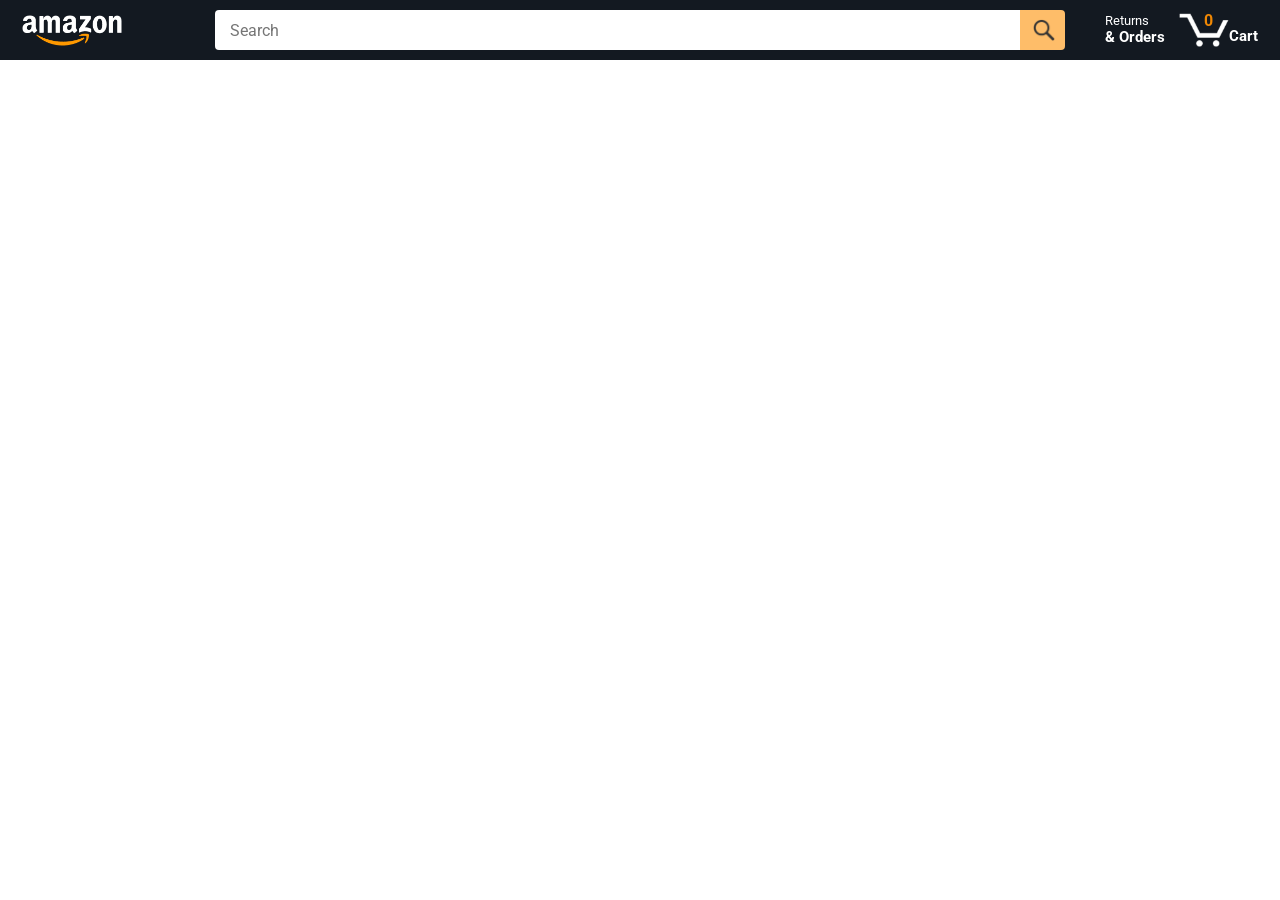
<file: amazon.html>
<!DOCTYPE html>
<html>
	<head>
		<title>Amazon Project</title>

		<!-- This code is needed for responsive design to work.
      (Responsive design = make the website look good on
      smaller screen sizes like a phone or a tablet). -->
		<meta name="viewport" content="width=device-width, initial-scale=1" />

		<!-- Load a font called Roboto from Google Fonts. -->
		<link rel="preconnect" href="https://fonts.googleapis.com" />
		<link rel="preconnect" href="https://fonts.gstatic.com" crossorigin />
		<link
			href="https://fonts.googleapis.com/css2?family=Roboto:wght@400;500;700&display=swap"
			rel="stylesheet"
		/>

		<!-- Here are the CSS files for this page. -->
		<link rel="stylesheet" href="styles/shared/general.css" />
		<link rel="stylesheet" href="styles/shared/amazon-header.css" />
		<link rel="stylesheet" href="styles/pages/amazon.css" />
	</head>
	<body>
		<div class="amazon-header">
			<div class="amazon-header-left-section">
				<a href="amazon.html" class="header-link">
					<img class="amazon-logo" src="images/amazon-logo-white.png" />
					<img
						class="amazon-mobile-logo"
						src="images/amazon-mobile-logo-white.png"
					/>
				</a>
			</div>

			<div class="amazon-header-middle-section">
				<input class="search-bar" type="text" placeholder="Search" />

				<button class="search-button">
					<img class="search-icon" src="images/icons/search-icon.png" />
				</button>
			</div>

			<div class="amazon-header-right-section">
				<a class="orders-link header-link" href="orders.html">
					<span class="returns-text">Returns</span>
					<span class="orders-text">& Orders</span>
				</a>

				<a class="cart-link header-link" href="checkout.html">
					<img class="cart-icon" src="images/icons/cart-icon.png" />
					<div class="cart-quantity js-cart-quantity">0</div>
					<div class="cart-text">Cart</div>
				</a>
			</div>
		</div>

		<div class="main">
			<div class="products-grid js-products-grid"></div>
		</div>

		<script type="module" src="/scripts/amazon.js"></script>
	</body>
</html>
</file>
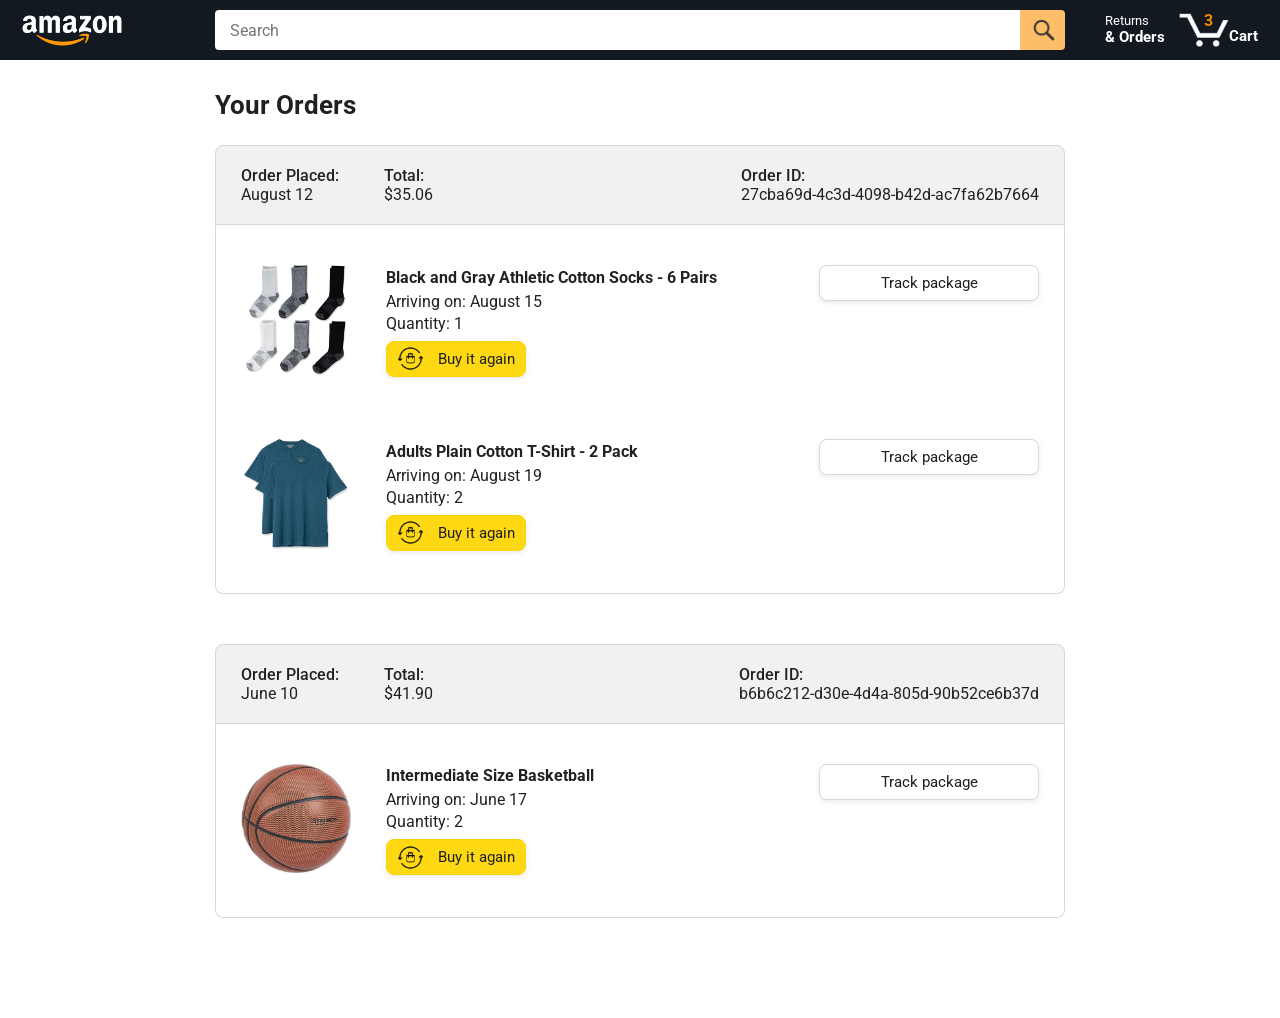
<file: orders.html>
<!DOCTYPE html>
<html>
  <head>
    <title>Orders</title>

    <!-- This code is needed for responsive design to work.
      (Responsive design = make the website look good on
      smaller screen sizes like a phone or a tablet). -->
    <meta name="viewport" content="width=device-width, initial-scale=1">

    <!-- Load a font called Roboto from Google Fonts. -->
    <link rel="preconnect" href="https://fonts.googleapis.com">
    <link rel="preconnect" href="https://fonts.gstatic.com" crossorigin>
    <link href="https://fonts.googleapis.com/css2?family=Roboto:wght@400;500;700&display=swap" rel="stylesheet">

    <!-- Here are the CSS files for this page. -->
    <link rel="stylesheet" href="styles/shared/general.css">
    <link rel="stylesheet" href="styles/shared/amazon-header.css">
    <link rel="stylesheet" href="styles/pages/orders.css">
  </head>
  <body>
    <div class="amazon-header">
      <div class="amazon-header-left-section">
        <a href="amazon.html" class="header-link">
          <img class="amazon-logo"
            src="images/amazon-logo-white.png">
          <img class="amazon-mobile-logo"
            src="images/amazon-mobile-logo-white.png">
        </a>
      </div>

      <div class="amazon-header-middle-section">
        <input class="search-bar" type="text" placeholder="Search">

        <button class="search-button">
          <img class="search-icon" src="images/icons/search-icon.png">
        </button>
      </div>

      <div class="amazon-header-right-section">
        <a class="orders-link header-link" href="orders.html">
          <span class="returns-text">Returns</span>
          <span class="orders-text">& Orders</span>
        </a>

        <a class="cart-link header-link" href="checkout.html">
          <img class="cart-icon" src="images/icons/cart-icon.png">
          <div class="cart-quantity">3</div>
          <div class="cart-text">Cart</div>
        </a>
      </div>
    </div>

    <div class="main">
      <div class="page-title">Your Orders</div>

      <div class="orders-grid">
        <div class="order-container">
          
          <div class="order-header">
            <div class="order-header-left-section">
              <div class="order-date">
                <div class="order-header-label">Order Placed:</div>
                <div>August 12</div>
              </div>
              <div class="order-total">
                <div class="order-header-label">Total:</div>
                <div>$35.06</div>
              </div>
            </div>

            <div class="order-header-right-section">
              <div class="order-header-label">Order ID:</div>
              <div>27cba69d-4c3d-4098-b42d-ac7fa62b7664</div>
            </div>
          </div>

          <div class="order-details-grid">
            <div class="product-image-container">
              <img src="images/products/athletic-cotton-socks-6-pairs.jpg">
            </div>

            <div class="product-details">
              <div class="product-name">
                Black and Gray Athletic Cotton Socks - 6 Pairs
              </div>
              <div class="product-delivery-date">
                Arriving on: August 15
              </div>
              <div class="product-quantity">
                Quantity: 1
              </div>
              <button class="buy-again-button button-primary">
                <img class="buy-again-icon" src="images/icons/buy-again.png">
                <span class="buy-again-message">Buy it again</span>
              </button>
            </div>

            <div class="product-actions">
              <a href="tracking.html">
                <button class="track-package-button button-secondary">
                  Track package
                </button>
              </a>
            </div>

            <div class="product-image-container">
              <img src="images/products/adults-plain-cotton-tshirt-2-pack-teal.jpg">
            </div>

            <div class="product-details">
              <div class="product-name">
                Adults Plain Cotton T-Shirt - 2 Pack
              </div>
              <div class="product-delivery-date">
                Arriving on: August 19
              </div>
              <div class="product-quantity">
                Quantity: 2
              </div>
              <button class="buy-again-button button-primary">
                <img class="buy-again-icon" src="images/icons/buy-again.png">
                <span class="buy-again-message">Buy it again</span>
              </button>
            </div>

            <div class="product-actions">
              <a href="tracking.html">
                <button class="track-package-button button-secondary">
                  Track package
                </button>
              </a>
            </div>
          </div>
        </div>

        <div class="order-container">

          <div class="order-header">
            <div class="order-header-left-section">
              <div class="order-date">
                <div class="order-header-label">Order Placed:</div>
                <div>June 10</div>
              </div>
              <div class="order-total">
                <div class="order-header-label">Total:</div>
                <div>$41.90</div>
              </div>
            </div>

            <div class="order-header-right-section">
              <div class="order-header-label">Order ID:</div>
              <div>b6b6c212-d30e-4d4a-805d-90b52ce6b37d</div>
            </div>
          </div>

          <div class="order-details-grid">
            <div class="product-image-container">
              <img src="images/products/intermediate-composite-basketball.jpg">
            </div>

            <div class="product-details">
              <div class="product-name">
                Intermediate Size Basketball
              </div>
              <div class="product-delivery-date">
                Arriving on: June 17
              </div>
              <div class="product-quantity">
                Quantity: 2
              </div>
              <button class="buy-again-button button-primary">
                <img class="buy-again-icon" src="images/icons/buy-again.png">
                <span class="buy-again-message">Buy it again</span>
              </button>
            </div>

            <div class="product-actions">
              <a href="tracking.html">
                <button class="track-package-button button-secondary">
                  Track package
                </button>
              </a>
            </div>
          </div>
        </div>
      </div>
    </div>
  </body>
</html>
</file>
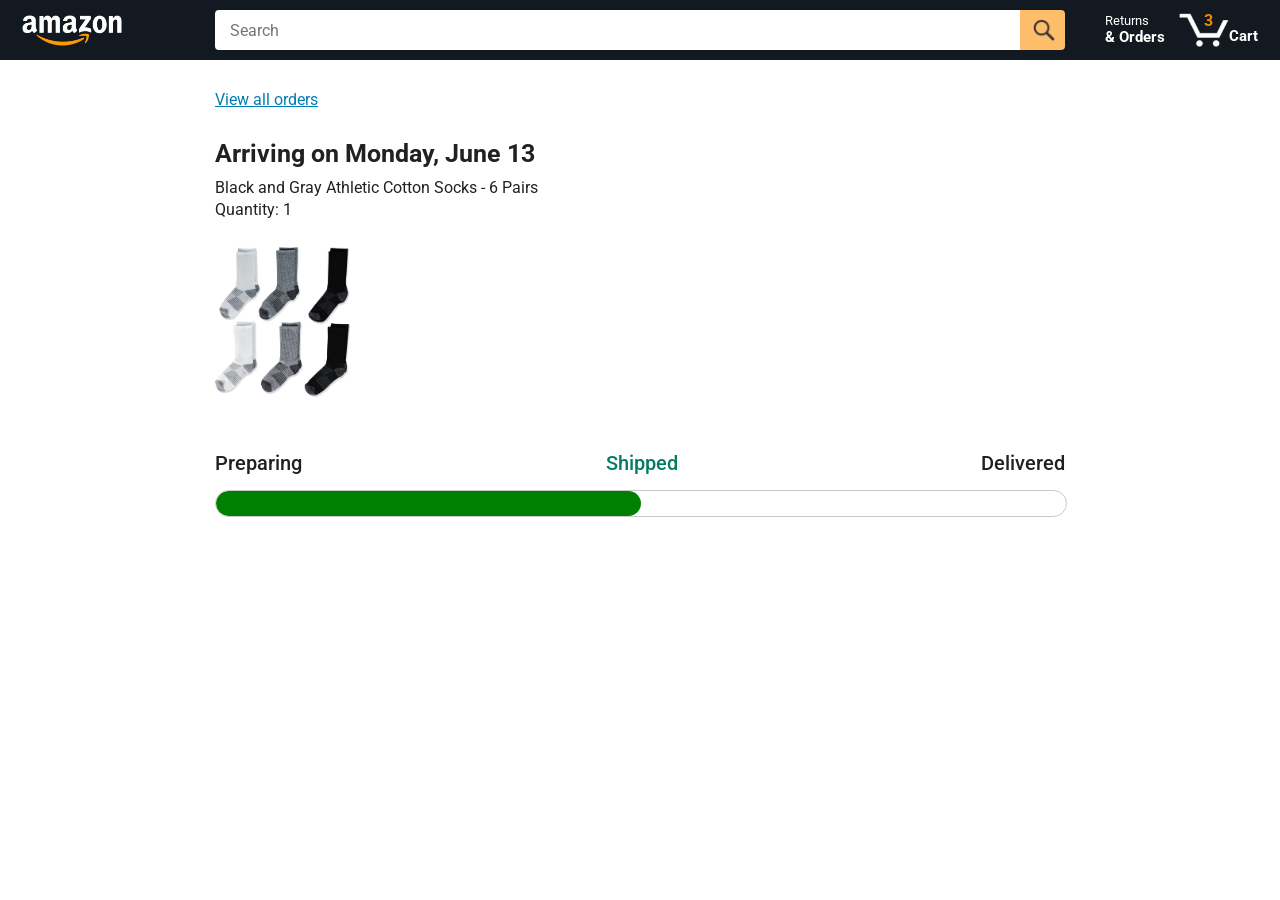
<file: tracking.html>
<!DOCTYPE html>
<html>
	<head>
		<title>Tracking</title>

		<!-- This code is needed for responsive design to work.
      (Responsive design = make the website look good on
      smaller screen sizes like a phone or a tablet). -->
		<meta name="viewport" content="width=device-width, initial-scale=1" />

		<!-- Load a font called Roboto from Google Fonts. -->
		<link rel="preconnect" href="https://fonts.googleapis.com" />
		<link rel="preconnect" href="https://fonts.gstatic.com" crossorigin />
		<link
			href="https://fonts.googleapis.com/css2?family=Roboto:wght@400;500;700&display=swap"
			rel="stylesheet"
		/>

		<!-- Here are the CSS files for this page. -->
		<link rel="stylesheet" href="styles/shared/general.css" />
		<link rel="stylesheet" href="styles/shared/amazon-header.css" />
		<link rel="stylesheet" href="styles/pages/tracking.css" />
	</head>
	<body>
		<div class="amazon-header">
			<div class="amazon-header-left-section">
				<a href="amazon.html" class="header-link">
					<img class="amazon-logo" src="images/amazon-logo-white.png" />
					<img
						class="amazon-mobile-logo"
						src="images/amazon-mobile-logo-white.png"
					/>
				</a>
			</div>

			<div class="amazon-header-middle-section">
				<input class="search-bar" type="text" placeholder="Search" />

				<button class="search-button">
					<img class="search-icon" src="images/icons/search-icon.png" />
				</button>
			</div>

			<div class="amazon-header-right-section">
				<a class="orders-link header-link" href="orders.html">
					<span class="returns-text">Returns</span>
					<span class="orders-text">& Orders</span>
				</a>

				<a class="cart-link header-link" href="checkout.html">
					<img class="cart-icon" src="images/icons/cart-icon.png" />
					<div class="cart-quantity">3</div>
					<div class="cart-text">Cart</div>
				</a>
			</div>
		</div>

		<div class="main">
			<div class="order-tracking">
				<a class="back-to-orders-link link-primary" href="orders.html">
					View all orders
				</a>

				<div class="delivery-date">Arriving on Monday, June 13</div>

				<div class="product-info">
					Black and Gray Athletic Cotton Socks - 6 Pairs
				</div>

				<div class="product-info">Quantity: 1</div>

				<img
					class="product-image"
					src="images/products/athletic-cotton-socks-6-pairs.jpg"
				/>

				<div class="progress-labels-container">
					<div class="progress-label">Preparing</div>
					<div class="progress-label current-status">Shipped</div>
					<div class="progress-label">Delivered</div>
				</div>

				<div class="progress-bar-container">
					<div class="progress-bar"></div>
				</div>
			</div>
		</div>
		<script>
			const url = new URL(window.location.href);
			console.log(url.searchParams.get("orderId"));
			console.log(url.searchParams.get("productId"));
		</script>
	</body>
</html>
</file>
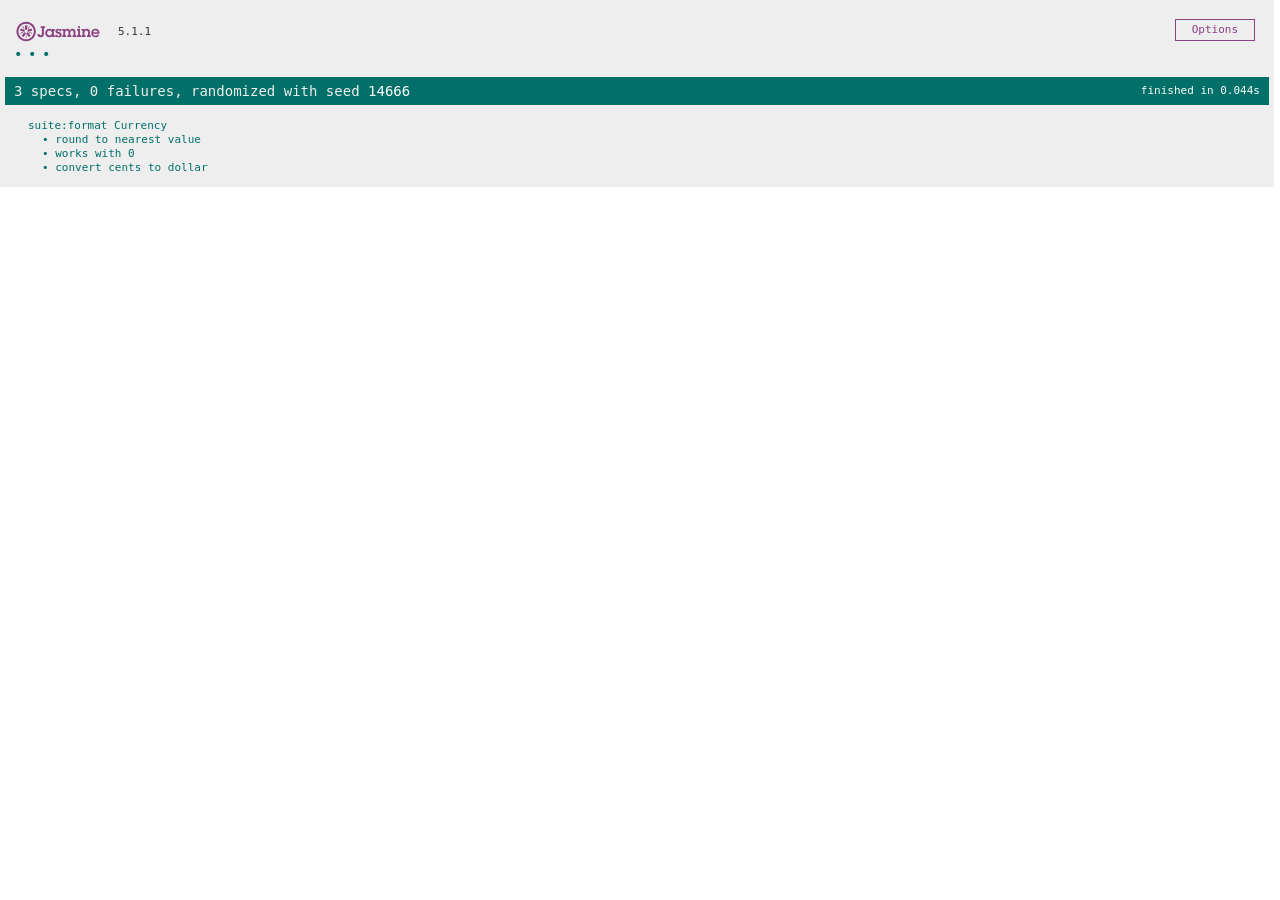
<file: test-jasmine/SpecRunner.html>
<!DOCTYPE html>
<html>
	<head>
		<meta charset="utf-8" />
		<title>Jasmine Spec Runner v5.1.1</title>

		<link
			rel="shortcut icon"
			type="image/png"
			href="lib/jasmine-5.1.1/jasmine_favicon.png"
		/>
		<link rel="stylesheet" href="lib/jasmine-5.1.1/jasmine.css" />

		<script src="lib/jasmine-5.1.1/jasmine.js"></script>
		<script src="lib/jasmine-5.1.1/jasmine-html.js"></script>
		<script src="lib/jasmine-5.1.1/boot0.js"></script>
		<!-- optional: include a file here that configures the Jasmine env -->
		<script src="lib/jasmine-5.1.1/boot1.js"></script>

		<script type="module" src="money.js"></script>
	</head>

	<body></body>
</html>
</file>
<file: styles/shared/general.css>
body {
  font-family: Roboto, Arial;
  color: rgb(33, 33, 33);
  /* The <body> element has a default margin of 8px
     on all sides. This removes the default margins. */
  margin: 0;
}

/* <p> elements have a default margin on the top
   and bottom. This removes the default margins. */
p {
  margin: 0;
}

button {
  cursor: pointer;
}

select {
  cursor: pointer;
}

input, select, button {
  font-family: Roboto, Arial;
}

.button-primary {
  color: rgb(33, 33, 33);
  background-color: rgb(255, 216, 20);
  border: 1px solid rgb(252, 210, 0);
  border-radius: 8px;
  cursor: pointer;
  box-shadow: 0 2px 5px rgba(213, 217, 217, 0.5);
}

.button-primary:hover {
  background-color: rgb(247, 202, 0);
  border: 1px solid rgb(242, 194, 0);
}

.button-primary:active {
  background: rgb(255, 216, 20);
  border-color: rgb(252, 210, 0);
  box-shadow: none;
}

.button-secondary {
  color: rgb(33, 33, 33);
  background: white;
  border: 1px solid rgb(213, 217, 217);
  border-radius: 8px;
  cursor: pointer;
  box-shadow: 0 2px 5px rgba(213, 217, 217, 0.5);
}

.button-secondary:hover {
  background-color: rgb(247, 250, 250);
}

.button-secondary:active {
  background-color: rgb(237, 253, 255);
  box-shadow: none;
}

/* These styles will limit text to 2 lines. Anything
   beyond 2 lines will be replaced with "..."
   You can find this code by using an A.I. tool or by
   searching in Google.
   https://css-tricks.com/almanac/properties/l/line-clamp/ */
.limit-text-to-2-lines {
  display: -webkit-box;
  -webkit-line-clamp: 2;
  -webkit-box-orient: vertical;
  overflow: hidden;
}

.link-primary {
  color: rgb(1, 124, 182);
  cursor: pointer;
}

.link-primary:hover {
  color: rgb(196, 80, 0);
}

/* Styles for dropdown selectors. */
select {
  color: rgb(33, 33, 33);
  background-color: rgb(240, 240, 240);
  border: 1px solid rgb(213, 217, 217);
  border-radius: 8px;
  padding: 3px 5px;
  font-size: 15px;
  cursor: pointer;
  box-shadow: 0 2px 5px rgba(213, 217, 217, 0.5);
}

select:focus,
input:focus {
  outline: 2px solid rgb(255, 153, 0);
}
</file>
<file: styles/shared/amazon-header.css>
.amazon-header {
  background-color: rgb(19, 25, 33);
  color: white;
  padding-left: 15px;
  padding-right: 15px;

  display: flex;
  align-items: center;
  justify-content: space-between;

  position: fixed;
  top: 0;
  left: 0;
  right: 0;
  height: 60px;
}

.amazon-header-left-section {
  width: 180px;
}

@media (max-width: 800px) {
  .amazon-header-left-section {
    width: unset;
  }
}

.header-link {
  display: inline-block;
  padding: 6px;
  border-radius: 2px;
  cursor: pointer;
  text-decoration: none;
  border: 1px solid rgba(0, 0, 0, 0);
}

.header-link:hover {
  border: 1px solid white;
}

.amazon-logo {
  width: 100px;
  margin-top: 5px;
}

.amazon-mobile-logo {
  display: none;
}

@media (max-width: 575px) {
  .amazon-logo {
    display: none;
  }

  .amazon-mobile-logo {
    display: block;
    height: 35px;
    margin-top: 5px;
  }
}

.amazon-header-middle-section {
  flex: 1;
  max-width: 850px;
  margin-left: 10px;
  margin-right: 10px;
  display: flex;
}

.search-bar {
  flex: 1;
  width: 0;
  font-size: 16px;
  height: 38px;
  padding-left: 15px;
  border: none;
  border-top-left-radius: 4px;
  border-bottom-left-radius: 4px;
  border-top-right-radius: 0;
  border-bottom-right-radius: 0;
}

.search-button {
  background-color: rgb(254, 189, 105);
  border: none;
  width: 45px;
  height: 40px;
  border-top-right-radius: 4px;
  border-bottom-right-radius: 4px;
  flex-shrink: 0;
}

.search-icon {
  height: 22px;
  margin-left: 2px;
  margin-top: 3px;
}

.amazon-header-right-section {
  width: 180px;
  flex-shrink: 0;
  display: flex;
  justify-content: end;
}

.orders-link {
  color: white;
}

.returns-text {
  display: block;
  font-size: 13px;
}

.orders-text {
  display: block;
  font-size: 15px;
  font-weight: 700;
}

.cart-link {
  color: white;
  display: flex;
  align-items: center;
  position: relative;
}

.cart-icon {
  width: 50px;
}

.cart-text {
  margin-top: 12px;
  font-size: 15px;
  font-weight: 700;
}

.cart-quantity {
  color: rgb(240, 136, 4);
  font-size: 16px;
  font-weight: 700;

  position: absolute;
  top: 4px;
  left: 22px;
  
  width: 26px;
  text-align: center;
}
</file>
<file: styles/pages/amazon.css>
.main {
	margin-top: 60px;
}

.products-grid {
	display: grid;

	/* - In CSS Grid, 1fr means a column will take up the
       remaining space in the grid.
     - If we write 1fr 1fr ... 1fr; 8 times, this will
       divide the grid into 8 columns, each taking up an
       equal amount of the space.
     - repeat(8, 1fr); is a shortcut for repeating "1fr"
       8 times (instead of typing out "1fr" 8 times).
       repeat(...) is a special property that works with
       display: grid; */
	grid-template-columns: repeat(8, 1fr);
}

/* @media is used to create responsive design (making the
   website look good on any screen size). This @media
   means when the screen width is 2000px or less, we
   will divide the grid into 7 columns instead of 8. */
@media (max-width: 2000px) {
	.products-grid {
		grid-template-columns: repeat(7, 1fr);
	}
}

/* This @media means when the screen width is 1600px or
   less, we will divide the grid into 6 columns. */
@media (max-width: 1600px) {
	.products-grid {
		grid-template-columns: repeat(6, 1fr);
	}
}

@media (max-width: 1300px) {
	.products-grid {
		grid-template-columns: repeat(5, 1fr);
	}
}

@media (max-width: 1000px) {
	.products-grid {
		grid-template-columns: repeat(4, 1fr);
	}
}

@media (max-width: 800px) {
	.products-grid {
		grid-template-columns: repeat(3, 1fr);
	}
}

@media (max-width: 575px) {
	.products-grid {
		grid-template-columns: repeat(2, 1fr);
	}
}

@media (max-width: 450px) {
	.products-grid {
		grid-template-columns: 1fr;
	}
}

.product-container {
	padding-top: 40px;
	padding-bottom: 25px;
	padding-left: 25px;
	padding-right: 25px;

	border-right: 1px solid rgb(231, 231, 231);
	border-bottom: 1px solid rgb(231, 231, 231);

	display: flex;
	flex-direction: column;
}

.product-image-container {
	display: flex;
	justify-content: center;
	align-items: center;

	height: 180px;
	margin-bottom: 20px;
}

.product-image {
	/* Images will overflow their container by default. To
    prevent this, we set max-width and max-height to 100%
    so they stay inside their container. */
	max-width: 100%;
	max-height: 100%;
}

.product-name {
	height: 40px;
	margin-bottom: 5px;
}

.product-rating-container {
	display: flex;
	align-items: center;
	margin-bottom: 10px;
}

.product-rating-stars {
	width: 100px;
	margin-right: 6px;
}

.product-rating-count {
	color: rgb(1, 124, 182);
	cursor: pointer;
	margin-top: 3px;
}

.product-price {
	font-weight: 700;
	margin-bottom: 10px;
}

.product-quantity-container {
	margin-bottom: 17px;
}

.product-spacer {
	flex: 1;
}

.added-to-cart {
	color: rgb(6, 125, 98);
	font-size: 16px;

	display: flex;
	align-items: center;
	margin-bottom: 8px;

	/* At first, the "Added to cart" message will
     be invisible. Use JavaScript to change the
     opacity and make it visible. */
	opacity: 0;
	transition: opacity 1s;
}

.added-to-cart img {
	height: 20px;
	margin-right: 5px;
}

.add-to-cart-button {
	width: 100%;
	padding: 8px;
	border-radius: 50px;
}
.opacity {
	opacity: 1;
}
</file>
<file: styles/pages/orders.css>
.main {
  max-width: 850px;
  margin-top: 90px;
  margin-bottom: 100px;
  padding-left: 20px;
  padding-right: 20px;

  /* margin-left: auto;
     margin-right auto;
     Is a trick for centering an element horizontally
     without needing a container. */
  margin-left: auto;
  margin-right: auto;
}

.page-title {
  font-weight: 700;
  font-size: 26px;
  margin-bottom: 25px;
}

.orders-grid {
  display: grid;
  grid-template-columns: 1fr;
  row-gap: 50px;
}

.order-header {
  background-color: rgb(240, 242, 242);
  border: 1px solid rgb(213, 217, 217);

  display: flex;
  align-items: center;
  justify-content: space-between;

  padding: 20px 25px;
  border-top-left-radius: 8px;
  border-top-right-radius: 8px;
}

.order-header-left-section {
  display: flex;
  flex-shrink: 0;
}

.order-header-label {
  font-weight: 500;
}

.order-date,
.order-total {
  margin-right: 45px;
}

.order-header-right-section {
  flex-shrink: 1;
}

@media (max-width: 575px) {
  .order-header {
    flex-direction: column;
    align-items: start;
    line-height: 23px;
    padding: 15px;
  }

  .order-header-left-section {
    flex-direction: column;
  }

  .order-header-label {
    margin-right: 5px;
  }

  .order-date,
  .order-total {
    display: grid;
    grid-template-columns: auto 1fr;
    margin-right: 0;
  }

  .order-header-right-section {
    display: grid;
    grid-template-columns: auto 1fr;
  }
}

.order-details-grid {
  padding: 40px 25px;
  border: 1px solid rgb(213, 217, 217);
  border-top: none;
  border-bottom-left-radius: 8px;
  border-bottom-right-radius: 8px;

  display: grid;
  grid-template-columns: 110px 1fr 220px;
  column-gap: 35px;
  row-gap: 60px;
  align-items: center;
}

@media (max-width: 800px) {
  .order-details-grid {
    grid-template-columns: 110px 1fr;
    row-gap: 0;
    padding-bottom: 8px;
  }
}

@media (max-width: 450px) {
  .order-details-grid {
    grid-template-columns: 1fr;
  }
}

.product-image-container {
  text-align: center;
}

.product-image-container img {
  max-width: 110px;
  max-height: 110px;
}

.product-name {
  font-weight: 700;
  margin-bottom: 5px;
}

.product-delivery-date {
  margin-bottom: 3px;
}

.product-quantity {
  margin-bottom: 8px;
}

.buy-again-button {
  font-size: 15px;
  width: 140px;
  height: 36px;
  border-radius: 8px;

  display: flex;
  align-items: center;
  justify-content: center;
}

.buy-again-icon {
  width: 25px;
  margin-right: 15px;
}

.product-actions {
  align-self: start;
}

.track-package-button {
  width: 100%;
  font-size: 15px;
  padding: 8px;
}

@media (max-width: 800px) {
  .buy-again-button {
    margin-bottom: 10px;
  }

  .product-actions {
    /* grid-column: 2 means this element will be placed
       in column 2 in the grid. (Normally, the column that
       an element is placed in is determined by the order
       of the elements in the HTML. grid-column overrides
       this default ordering). */
    grid-column: 2;
    margin-bottom: 30px;
  }

  .track-package-button {
    width: 140px;
  }
}

@media (max-width: 450px) {
  .product-image-container {
    text-align: center;
    margin-bottom: 25px;
  }

  .product-image-container img {
    max-width: 150px;
    max-height: 150px;
  }

  .product-name {
    margin-bottom: 10px;
  }

  .product-quantity {
    margin-bottom: 15px;
  }

  .buy-again-button {
    width: 100%;
    margin-bottom: 15px;
  }

  .product-actions {
    /* grid-column: auto; undos grid-column: 2; from above.
       This element will now be placed in its normal column
       in the grid. */
    grid-column: auto;
    margin-bottom: 70px;
  }

  .track-package-button {
    width: 100%;
    padding: 12px;
  }
}
</file>
<file: styles/pages/tracking.css>
.main {
  max-width: 850px;
  margin-top: 90px;
  margin-bottom: 100px;
  padding-left: 30px;
  padding-right: 30px;

  /* margin-left: auto;
     margin-right auto;
     Is a trick for centering an element horizontally
     without needing a container. */
  margin-left: auto;
  margin-right: auto;
}

.back-to-orders-link {
  display: inline-block;
  margin-bottom: 30px;
}

.delivery-date {
  font-size: 25px;
  font-weight: 700;
  margin-bottom: 10px;
}

.product-info {
  margin-bottom: 3px;
}

.product-image {
  max-width: 150px;
  max-height: 150px;
  margin-top: 25px;
  margin-bottom: 50px;
}

.progress-labels-container {
  display: flex;
  justify-content: space-between;
  font-size: 20px;
  font-weight: 500;
  margin-bottom: 15px;
}

.current-status {
  color: rgb(6, 125, 98);
}

@media (max-width: 575px) {
  .progress-labels-container {
    font-size: 16px;
  }
}

@media (max-width: 450px) {
  .progress-labels-container {
    flex-direction: column;
    margin-bottom: 5px;
  }

  .progress-label {
    margin-bottom: 3px;
  }
}

.progress-bar-container {
  height: 25px;
  width: 100%;

  border: 1px solid rgb(200, 200, 200);
  border-radius: 50px;
  overflow: hidden;
}

.progress-bar {
  height: 100%;
  background-color: green;
  border-radius: 50px;
  width: 50%;
}
</file>
<file: test-jasmine/lib/jasmine-5.1.1/jasmine.css>
@charset "UTF-8";
body {
  overflow-y: scroll;
}

.jasmine_html-reporter {
  width: 100%;
  background-color: #eee;
  padding: 5px;
  margin: -8px;
  font-size: 11px;
  font-family: Monaco, "Lucida Console", monospace;
  line-height: 14px;
  color: #333;
}
.jasmine_html-reporter a {
  text-decoration: none;
}
.jasmine_html-reporter a:hover {
  text-decoration: underline;
}
.jasmine_html-reporter p, .jasmine_html-reporter h1, .jasmine_html-reporter h2, .jasmine_html-reporter h3, .jasmine_html-reporter h4, .jasmine_html-reporter h5, .jasmine_html-reporter h6 {
  margin: 0;
  line-height: 14px;
}
.jasmine_html-reporter .jasmine-banner,
.jasmine_html-reporter .jasmine-symbol-summary,
.jasmine_html-reporter .jasmine-summary,
.jasmine_html-reporter .jasmine-result-message,
.jasmine_html-reporter .jasmine-spec .jasmine-description,
.jasmine_html-reporter .jasmine-spec-detail .jasmine-description,
.jasmine_html-reporter .jasmine-alert .jasmine-bar,
.jasmine_html-reporter .jasmine-stack-trace {
  padding-left: 9px;
  padding-right: 9px;
}
.jasmine_html-reporter .jasmine-banner {
  position: relative;
}
.jasmine_html-reporter .jasmine-banner .jasmine-title {
  background: url("[data-uri]") no-repeat;
  background: url("[data-uri]") no-repeat, none;
  background-size: 100%;
  display: block;
  float: left;
  width: 90px;
  height: 25px;
}
.jasmine_html-reporter .jasmine-banner .jasmine-version {
  margin-left: 14px;
  position: relative;
  top: 6px;
}
.jasmine_html-reporter #jasmine_content {
  position: fixed;
  right: 100%;
}
.jasmine_html-reporter .jasmine-banner {
  margin-top: 14px;
}
.jasmine_html-reporter .jasmine-duration {
  color: #fff;
  float: right;
  line-height: 28px;
  padding-right: 9px;
}
.jasmine_html-reporter .jasmine-symbol-summary {
  overflow: hidden;
  margin: 14px 0;
}
.jasmine_html-reporter .jasmine-symbol-summary li {
  display: inline-block;
  height: 10px;
  width: 14px;
  font-size: 16px;
}
.jasmine_html-reporter .jasmine-symbol-summary li.jasmine-passed {
  font-size: 14px;
}
.jasmine_html-reporter .jasmine-symbol-summary li.jasmine-passed:before {
  color: #007069;
  content: "•";
}
.jasmine_html-reporter .jasmine-symbol-summary li.jasmine-failed {
  line-height: 9px;
}
.jasmine_html-reporter .jasmine-symbol-summary li.jasmine-failed:before {
  color: #ca3a11;
  content: "×";
  font-weight: bold;
  margin-left: -1px;
}
.jasmine_html-reporter .jasmine-symbol-summary li.jasmine-excluded {
  font-size: 14px;
}
.jasmine_html-reporter .jasmine-symbol-summary li.jasmine-excluded:before {
  color: #bababa;
  content: "•";
}
.jasmine_html-reporter .jasmine-symbol-summary li.jasmine-excluded-no-display {
  font-size: 14px;
  display: none;
}
.jasmine_html-reporter .jasmine-symbol-summary li.jasmine-pending {
  line-height: 17px;
}
.jasmine_html-reporter .jasmine-symbol-summary li.jasmine-pending:before {
  color: #ba9d37;
  content: "*";
}
.jasmine_html-reporter .jasmine-symbol-summary li.jasmine-empty {
  font-size: 14px;
}
.jasmine_html-reporter .jasmine-symbol-summary li.jasmine-empty:before {
  color: #ba9d37;
  content: "•";
}
.jasmine_html-reporter .jasmine-run-options {
  float: right;
  margin-right: 5px;
  border: 1px solid #8a4182;
  color: #8a4182;
  position: relative;
  line-height: 20px;
}
.jasmine_html-reporter .jasmine-run-options .jasmine-trigger {
  cursor: pointer;
  padding: 8px 16px;
}
.jasmine_html-reporter .jasmine-run-options .jasmine-payload {
  position: absolute;
  display: none;
  right: -1px;
  border: 1px solid #8a4182;
  background-color: #eee;
  white-space: nowrap;
  padding: 4px 8px;
}
.jasmine_html-reporter .jasmine-run-options .jasmine-payload.jasmine-open {
  display: block;
}
.jasmine_html-reporter .jasmine-bar {
  line-height: 28px;
  font-size: 14px;
  display: block;
  color: #eee;
}
.jasmine_html-reporter .jasmine-bar.jasmine-failed, .jasmine_html-reporter .jasmine-bar.jasmine-errored {
  background-color: #ca3a11;
  border-bottom: 1px solid #eee;
}
.jasmine_html-reporter .jasmine-bar.jasmine-passed {
  background-color: #007069;
}
.jasmine_html-reporter .jasmine-bar.jasmine-incomplete {
  background-color: #bababa;
}
.jasmine_html-reporter .jasmine-bar.jasmine-skipped {
  background-color: #bababa;
}
.jasmine_html-reporter .jasmine-bar.jasmine-warning {
  margin-top: 14px;
  margin-bottom: 14px;
  background-color: #ba9d37;
  color: #333;
}
.jasmine_html-reporter .jasmine-bar.jasmine-menu {
  background-color: #fff;
  color: #000;
}
.jasmine_html-reporter .jasmine-bar.jasmine-menu a {
  color: blue;
  text-decoration: underline;
}
.jasmine_html-reporter .jasmine-bar a {
  color: white;
}
.jasmine_html-reporter.jasmine-spec-list .jasmine-bar.jasmine-menu.jasmine-failure-list,
.jasmine_html-reporter.jasmine-spec-list .jasmine-results .jasmine-failures {
  display: none;
}
.jasmine_html-reporter.jasmine-failure-list .jasmine-bar.jasmine-menu.jasmine-spec-list,
.jasmine_html-reporter.jasmine-failure-list .jasmine-summary {
  display: none;
}
.jasmine_html-reporter .jasmine-results {
  margin-top: 14px;
}
.jasmine_html-reporter .jasmine-summary {
  margin-top: 14px;
}
.jasmine_html-reporter .jasmine-summary ul {
  list-style-type: none;
  margin-left: 14px;
  padding-top: 0;
  padding-left: 0;
}
.jasmine_html-reporter .jasmine-summary ul.jasmine-suite {
  margin-top: 7px;
  margin-bottom: 7px;
}
.jasmine_html-reporter .jasmine-summary li.jasmine-passed a {
  color: #007069;
}
.jasmine_html-reporter .jasmine-summary li.jasmine-failed a {
  color: #ca3a11;
}
.jasmine_html-reporter .jasmine-summary li.jasmine-empty a {
  color: #ba9d37;
}
.jasmine_html-reporter .jasmine-summary li.jasmine-pending a {
  color: #ba9d37;
}
.jasmine_html-reporter .jasmine-summary li.jasmine-excluded a {
  color: #bababa;
}
.jasmine_html-reporter .jasmine-specs li.jasmine-passed a:before {
  content: "• ";
}
.jasmine_html-reporter .jasmine-specs li.jasmine-failed a:before {
  content: "× ";
}
.jasmine_html-reporter .jasmine-specs li.jasmine-empty a:before {
  content: "* ";
}
.jasmine_html-reporter .jasmine-specs li.jasmine-pending a:before {
  content: "• ";
}
.jasmine_html-reporter .jasmine-specs li.jasmine-excluded a:before {
  content: "• ";
}
.jasmine_html-reporter .jasmine-description + .jasmine-suite {
  margin-top: 0;
}
.jasmine_html-reporter .jasmine-suite {
  margin-top: 14px;
}
.jasmine_html-reporter .jasmine-suite a {
  color: #333;
}
.jasmine_html-reporter .jasmine-failures .jasmine-spec-detail {
  margin-bottom: 28px;
}
.jasmine_html-reporter .jasmine-failures .jasmine-spec-detail .jasmine-description {
  background-color: #ca3a11;
  color: white;
}
.jasmine_html-reporter .jasmine-failures .jasmine-spec-detail .jasmine-description a {
  color: white;
}
.jasmine_html-reporter .jasmine-result-message {
  padding-top: 14px;
  color: #333;
  white-space: pre-wrap;
}
.jasmine_html-reporter .jasmine-result-message span.jasmine-result {
  display: block;
}
.jasmine_html-reporter .jasmine-stack-trace {
  margin: 5px 0 0 0;
  max-height: 224px;
  overflow: auto;
  line-height: 18px;
  color: #666;
  border: 1px solid #ddd;
  background: white;
  white-space: pre;
}
.jasmine_html-reporter .jasmine-expander a {
  display: block;
  margin-left: 14px;
  color: blue;
  text-decoration: underline;
}
.jasmine_html-reporter .jasmine-expander-contents {
  display: none;
}
.jasmine_html-reporter .jasmine-expanded {
  padding-bottom: 10px;
}
.jasmine_html-reporter .jasmine-expanded .jasmine-expander-contents {
  display: block;
  margin-left: 14px;
  padding: 5px;
}
.jasmine_html-reporter .jasmine-debug-log {
  margin: 5px 0 0 0;
  padding: 5px;
  color: #666;
  border: 1px solid #ddd;
  background: white;
}
.jasmine_html-reporter .jasmine-debug-log table {
  border-spacing: 0;
}
.jasmine_html-reporter .jasmine-debug-log table, .jasmine_html-reporter .jasmine-debug-log th, .jasmine_html-reporter .jasmine-debug-log td {
  border: 1px solid #ddd;
}
</file>
